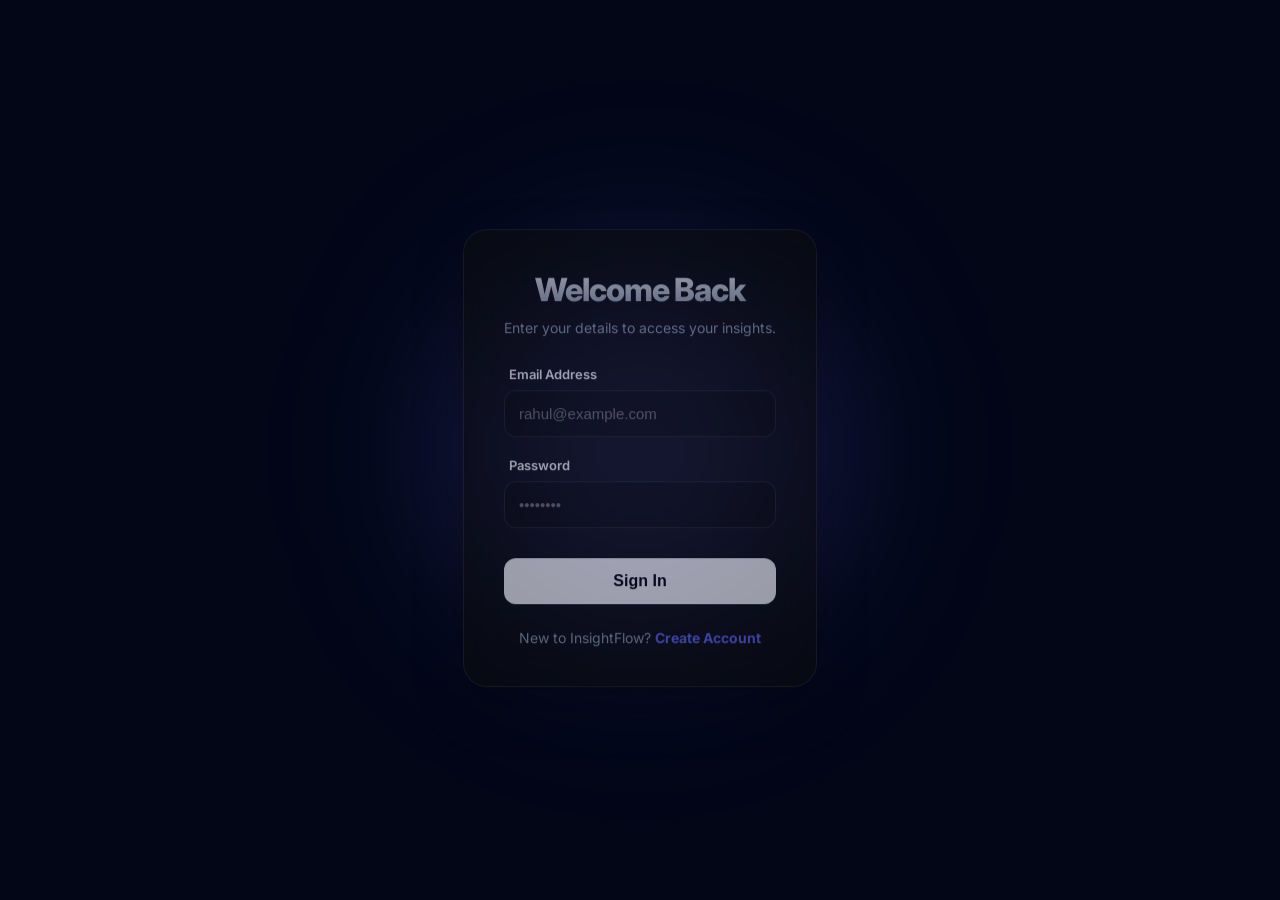
<file: index.html>
<!DOCTYPE html>
<html lang="en">
<head>
    <meta charset="UTF-8">
    <meta name="viewport" content="width=device-width, initial-scale=1.0">
    <title>InsightFlow | Intelligence Unleashed</title>
    <link rel="stylesheet" href="style2.css"> 
    <link href="https://fonts.googleapis.com/css2?family=Inter:wght@300;400;700;900&display=swap" rel="stylesheet">
</head>
<body class="landing-page">
    <div class="glow-bg"></div>
    
    <nav class="navbar">
        <div class="logo">IF<span>.ai</span></div>
        <div class="nav-links">
            <span id="userGreeting" style="color: #6366f1; font-weight: bold; margin-right: 15px;"></span>
            
            <div id="authLinks">
                <a href="/auth.html" class="btn-primary">Login / Register</a>
            </div>
        </div>
    </nav>

    <main class="hero">
        <div class="hero-content">
            <span class="badge" id="welcomeBadge">Next Generation Analytics</span>
            <h1>Analyze Data with <br><span class="gradient-text">Conversational AI</span></h1>
            <p>The bridge between raw data and actionable insights. Built for the future of business intelligence.</p>
            <div class="cta-group">
                <a href="/dashboard.html" class="btn-main">Launch Dashboard</a>
                <button onclick="logout()" class="btn-outline" id="logoutBtn" style="display:none; cursor:pointer;">Logout</button>
            </div>
        </div>
        
        <div class="bento-grid">
            <div class="bento-item item-1"><h3>Natural Language</h3><p>Talk to your data like a human.</p></div>
            <div class="bento-item item-2"><div class="mini-chart"></div><h3>Real-time Charts</h3></div>
            <div class="bento-item item-3"><h3>Secure Storage</h3><p>Firebase integration out of the box.</p></div>
            <div class="bento-item item-4"><h3>Powered by Gemini</h3><p>State of the art LLM processing.</p></div>
        </div>
    </main>

    <script>
        window.onload = function() {
            const name = localStorage.getItem('activeUser');
            if (name) {
                // Name dikhao
                document.getElementById('userGreeting').innerText = "Hi, " + name.toUpperCase() + " 👋";
                document.getElementById('welcomeBadge').innerText = "Welcome back, " + name;
                
                // Buttons toggle karo
                document.getElementById('authLinks').style.display = 'none';
                document.getElementById('logoutBtn').style.display = 'inline-block';
            } else {
                // Agar bina login ke landing page par aaya hai toh seedha login par bhej do
                window.location.href = "/auth.html";
            }
        };

        function logout() {
            localStorage.removeItem('activeUser');
            window.location.href = "/auth.html";
        }
    </script>
</body>
</html>
</file>
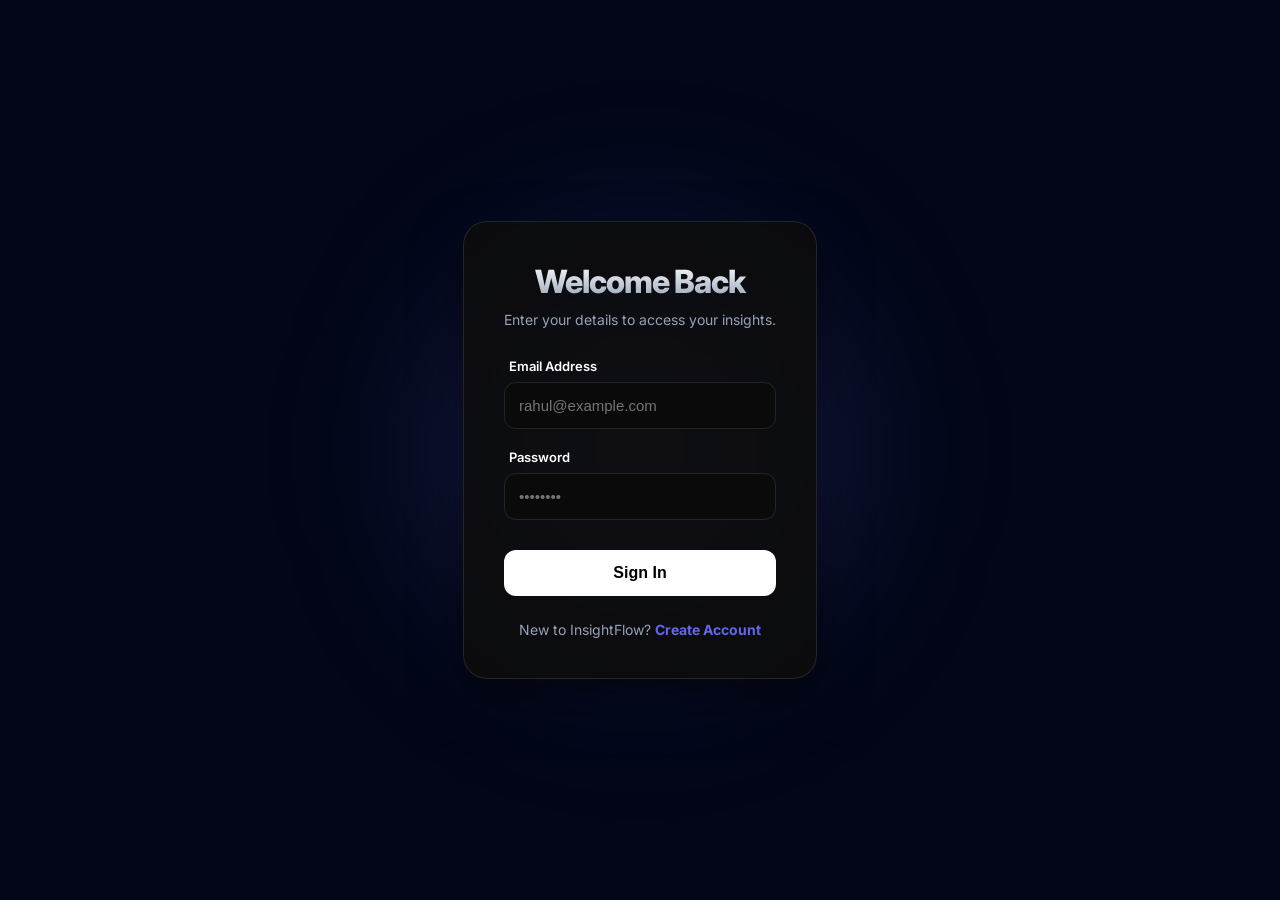
<file: auth.html>
<!DOCTYPE html>
<html lang="en">
<head>
    <meta charset="UTF-8">
    <title>InsightFlow | Secure Access</title>
    <link rel="stylesheet" href="auth.css">
    <link href="https://fonts.googleapis.com/css2?family=Inter:wght@400;700&display=swap" rel="stylesheet">
    <style>
        .auth-container { height: 100vh; display: flex; align-items: center; justify-content: center; position: relative; z-index: 10; }
        .auth-card { 
            background: rgba(13, 13, 13, 0.9); border: 1px solid var(--border); 
            padding: 40px; border-radius: 24px; width: 100%; max-width: 400px; 
            text-align: center; backdrop-filter: blur(20px);
            box-shadow: 0 20px 50px rgba(0,0,0,0.5);
        }
        .auth-card h2 { margin-bottom: 10px; font-size: 32px; font-weight: 800; letter-spacing: -1px; }
        .subtitle { color: var(--text-dim); margin-bottom: 30px; font-size: 14px; }
        
        .input-group { margin-bottom: 20px; text-align: left; }
        .input-group label { display: block; margin-bottom: 8px; color: #fff; font-size: 13px; font-weight: 600; }
        .input-group input { 
            width: 100%; padding: 14px; background: #0a0a0a; border: 1px solid var(--border); 
            border-radius: 12px; color: white; outline: none; transition: 0.3s;
        }
        .input-group input:focus { border-color: #6366f1; box-shadow: 0 0 10px rgba(99, 102, 241, 0.2); }
        
        .auth-btn { 
            width: 100%; background: #fff; color: #000; padding: 14px; 
            border: none; border-radius: 12px; font-weight: 800; cursor: pointer; 
            margin-top: 10px; transition: 0.3s;
        }
        .auth-btn:hover { transform: translateY(-2px); box-shadow: 0 10px 20px rgba(255,255,255,0.1); }
        
        .toggle-link { margin-top: 25px; color: var(--text-dim); font-size: 14px; cursor: pointer; display: block; }
        .toggle-link span { color: #6366f1; font-weight: 700; }
    </style>
</head>
<body class="landing-page">
    <div class="glow-bg"></div>
    
    <div class="auth-container">
        <div class="auth-card">
            <h2 id="authTitle">Welcome Back</h2>
            <p class="subtitle" id="authSubtitle">Enter your details to access your insights.</p>
            
            <form id="authForm">
                <div class="input-group">
                    <label>Email Address</label>
                    <input type="email" id="userEmail" placeholder="rahul@example.com" required>
                </div>
                <div class="input-group">
                    <label>Password</label>
                    <input type="password" placeholder="••••••••" required>
                </div>
                <button type="submit" class="auth-btn" id="submitBtn">Sign In</button>
            </form>
            
            <p class="toggle-link" id="toggleAuth">New to InsightFlow? <span>Create Account</span></p>
        </div>
    </div>

    <script>
        const authForm = document.getElementById('authForm');
        const authTitle = document.getElementById('authTitle');
        const submitBtn = document.getElementById('submitBtn');
        const toggleAuth = document.getElementById('toggleAuth');
        const authSubtitle = document.getElementById('authSubtitle');
        let isLogin = true;

        // Toggle between Login and Register
        toggleAuth.addEventListener('click', () => {
            isLogin = !isLogin;
            authTitle.innerText = isLogin ? "Welcome Back" : "Join the Future";
            authSubtitle.innerText = isLogin ? "Enter your details to access your insights." : "Start your journey with AI-powered data.";
            submitBtn.innerText = isLogin ? "Sign In" : "Register Now";
            toggleAuth.innerHTML = isLogin ? "New to InsightFlow? <span>Create Account</span>" : "Already have an account? <span>Sign In</span>";
        });

        // Form Submit Logic
        authForm.addEventListener('submit', (e) => {
            e.preventDefault();
            
            const email = document.getElementById('userEmail').value;
            // Email se naam nikalna (rahul@gmail.com -> rahul)
            const userName = email.split('@')[0]; 

            // Browser Memory (Local Storage) mein user ka naam save karna
            localStorage.setItem('activeUser', userName);
            
            // Success Message
            alert(isLogin ? `Welcome back, ${userName}! 👋` : "Account created successfully!");
            
            // Flask route '/home' par redirect karna (Index Page)
            window.location.href = "/index.html"; 
        });
    </script>
</body>
</html>
</file>
<file: style2.css>
:root {
    --bg: #050505;
    --card: #0d0d0d;
    --accent: #ffffff;
    --text-dim: #888888;
    --border: rgba(255, 255, 255, 0.1);
}

* { margin: 0; padding: 0; box-sizing: border-box; }
body { font-family: 'Inter', sans-serif; background: var(--bg); color: #fff; overflow-x: hidden; }

/* Background Glow */
.glow-bg {
    position: fixed; top: -10%; left: 50%; width: 600px; height: 600px;
    background: radial-gradient(circle, rgba(100, 100, 255, 0.15) 0%, transparent 70%);
    transform: translateX(-50%); z-index: -1;
}

.navbar { display: flex; justify-content: space-between; align-items: center; padding: 30px 8%; }
.logo { font-size: 28px; font-weight: 900; letter-spacing: -1px; }
.logo span { color: #6366f1; }

.hero { padding: 80px 8% 0; display: flex; flex-direction: column; align-items: center; text-align: center; }
.badge { background: var(--border); padding: 6px 15px; border-radius: 20px; font-size: 12px; color: var(--text-dim); margin-bottom: 20px; display: inline-block; }

h1 { font-size: clamp(40px, 8vw, 85px); font-weight: 900; line-height: 0.9; letter-spacing: -3px; margin-bottom: 30px; }
.gradient-text { background: linear-gradient(180deg, #fff 0%, #444 100%); -webkit-background-clip: text; background-clip: text; -webkit-text-fill-color: transparent; }

p { max-width: 600px; color: var(--text-dim); font-size: 18px; margin-bottom: 40px; }

/* Buttons */
.btn-main { background: #fff; color: #000; padding: 15px 35px; border-radius: 12px; text-decoration: none; font-weight: 700; transition: 0.3s; }
.btn-main:hover { transform: scale(1.05); box-shadow: 0 0 30px rgba(255,255,255,0.2); }

/* Bento Grid */
.bento-grid {
    display: grid; grid-template-columns: repeat(4, 1fr); grid-template-rows: repeat(2, 200px);
    gap: 15px; width: 100%; max-width: 1100px; margin-top: 80px; padding-bottom: 100px;
}

.bento-item {
    background: var(--card); border: 1px solid var(--border); border-radius: 24px;
    padding: 30px; text-align: left; transition: 0.3s; display: flex; flex-direction: column; justify-content: flex-end;
}

.bento-item:hover { border-color: rgba(255,255,255,0.3); }
.bento-item h3 { font-size: 20px; margin-bottom: 10px; }
.bento-item p { font-size: 14px; margin: 0; }

.item-1 { grid-column: span 2; }
.item-2 { grid-column: span 2; background: linear-gradient(45deg, #121212, #1a1a2e); }
.item-3 { grid-column: span 1; }
.item-4 { grid-column: span 3; }
</file>
<file: auth.css>
:root {
    --bg-dark: #020617;
    --glass-bg: rgba(15, 23, 42, 0.7);
    --accent: #6366f1;
    --accent-glow: rgba(99, 102, 241, 0.5);
    --border: rgba(255, 255, 255, 0.1);
    --text-dim: #94a3b8;
}

* { margin: 0; padding: 0; box-sizing: border-box; }

body {
    font-family: 'Plus Jakarta Sans', 'Inter', sans-serif;
    background-color: var(--bg-dark);
    color: #fff;
    height: 100vh;
    display: flex;
    align-items: center;
    justify-content: center;
    overflow: hidden;
}

/* Background Animation */
.glow-bg {
    position: absolute;
    top: 50%;
    left: 50%;
    width: 500px;
    height: 500px;
    background: radial-gradient(circle, var(--accent-glow) 0%, transparent 70%);
    transform: translate(-50%, -50%);
    filter: blur(80px);
    z-index: -1;
}

/* Main Card */
.auth-card {
    background: var(--glass-bg);
    backdrop-filter: blur(20px);
    border: 1px solid var(--border);
    padding: 50px 40px;
    border-radius: 32px;
    width: 100%;
    max-width: 420px;
    text-align: center;
    box-shadow: 0 25px 50px -12px rgba(0, 0, 0, 0.5);
    animation: fadeIn 0.8s ease-out;
}

@keyframes fadeIn {
    from { opacity: 0; transform: translateY(20px); }
    to { opacity: 1; transform: translateY(0); }
}

.auth-card h2 {
    font-size: 32px;
    font-weight: 800;
    letter-spacing: -1px;
    margin-bottom: 10px;
    background: linear-gradient(to bottom, #fff, #94a3b8);
    -webkit-background-clip: text;
    background-clip: text;
    -webkit-text-fill-color: transparent;
}

.subtitle {
    color: var(--text-dim);
    font-size: 15px;
    margin-bottom: 35px;
}

/* Input Fields */
.input-group {
    margin-bottom: 20px;
    text-align: left;
}

.input-group label {
    display: block;
    font-size: 13px;
    font-weight: 600;
    color: #cbd5e1;
    margin-bottom: 8px;
    margin-left: 5px;
}

.input-group input {
    width: 100%;
    padding: 14px 18px;
    background: rgba(0, 0, 0, 0.3);
    border: 1px solid var(--border);
    border-radius: 14px;
    color: #fff;
    font-size: 15px;
    transition: all 0.3s ease;
}

.input-group input:focus {
    outline: none;
    border-color: var(--accent);
    background: rgba(0, 0, 0, 0.5);
    box-shadow: 0 0 0 4px rgba(99, 102, 241, 0.15);
}

/* Button */
.auth-btn {
    width: 100%;
    padding: 14px;
    background: #fff;
    color: #000;
    border: none;
    border-radius: 14px;
    font-size: 16px;
    font-weight: 700;
    cursor: pointer;
    transition: all 0.3s ease;
    margin-top: 10px;
}

.auth-btn:hover {
    transform: translateY(-2px);
    box-shadow: 0 10px 20px rgba(255, 255, 255, 0.1);
    background: #f1f5f9;
}

/* Toggle Link */
.toggle-link {
    margin-top: 25px;
    font-size: 14px;
    color: var(--text-dim);
}

.toggle-link span {
    color: var(--accent);
    cursor: pointer;
    font-weight: 700;
    transition: 0.2s;
}

.toggle-link span:hover {
    text-shadow: 0 0 8px var(--accent-glow);
}
</file>
